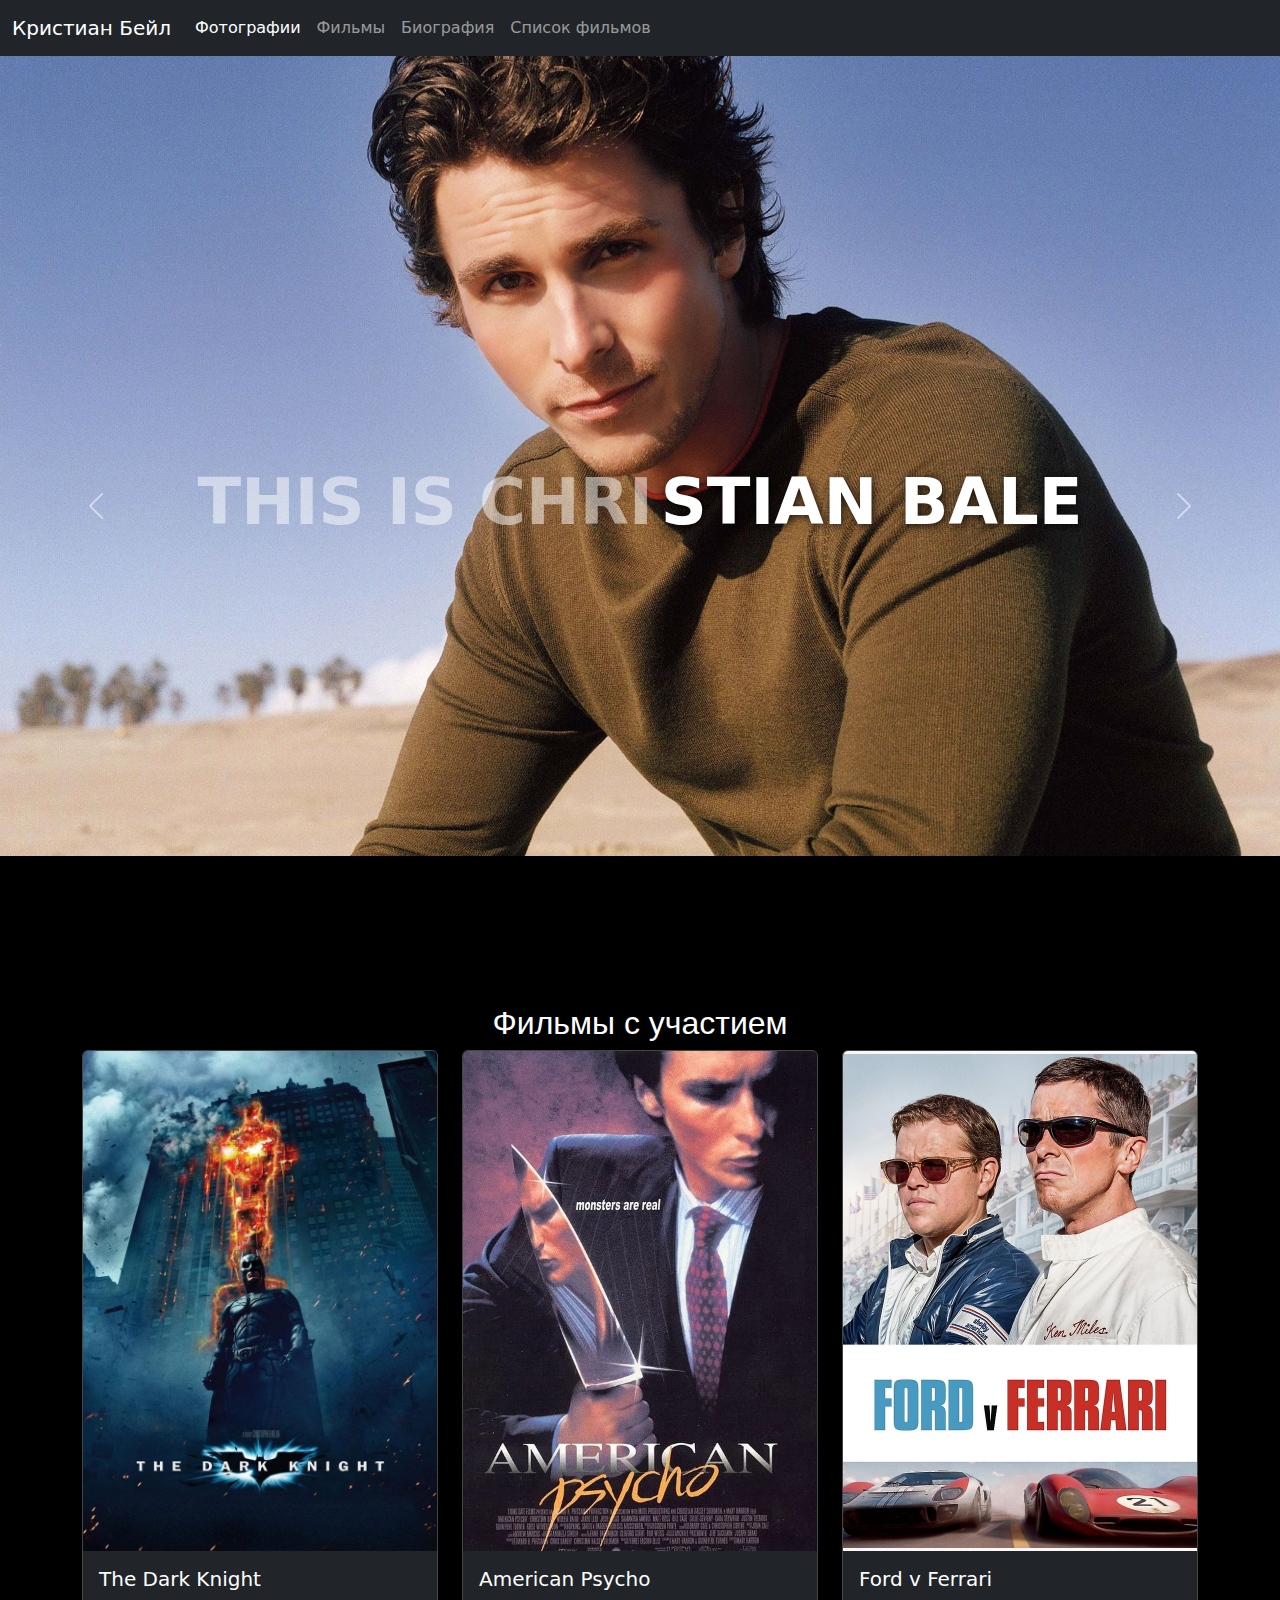
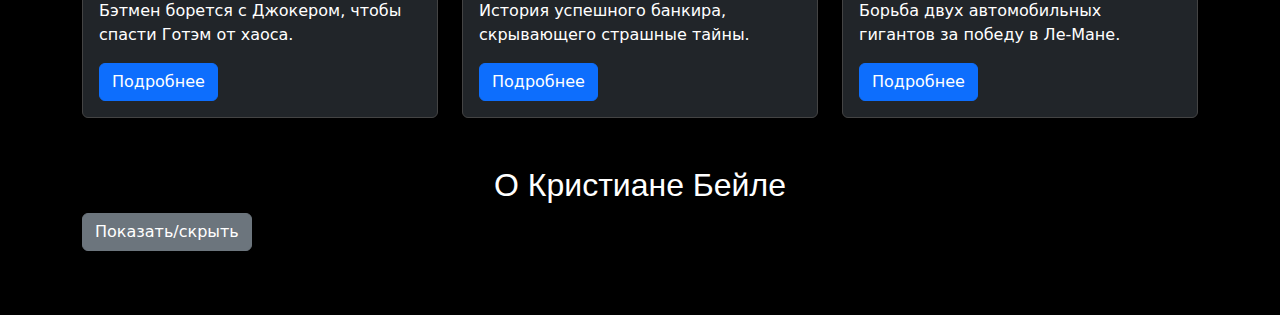
<file: info.html>
﻿<!DOCTYPE html>
<html lang="ru">
<head>
    <meta charset="UTF-8">
    <meta name="viewport" content="width=device-width, initial-scale=1.0">
    <title>Кристиан Бейл</title>
    <link href="https://cdn.jsdelivr.net/npm/bootstrap@5.3.2/dist/css/bootstrap.min.css" rel="stylesheet">
    <link rel="stylesheet" href="style.css">
</head>
<body data-bs-spy="scroll" data-bs-target="#sideMenu" data-bs-offset="0" tabindex="0">

    <nav class="navbar navbar-expand-lg navbar-dark bg-dark sticky-top">
        <div class="container-fluid">
            <a class="navbar-brand" href="#">Кристиан Бейл</a>
            <button class="navbar-toggler" type="button" data-bs-toggle="collapse" data-bs-target="#navbarNav" aria-controls="navbarNav" aria-expanded="false" aria-label="Toggle navigation">
                <span class="navbar-toggler-icon"></span>
            </button>
            <div class="collapse navbar-collapse" id="navbarNav">
                <ul class="navbar-nav">
                    <li class="nav-item"><a class="nav-link active" href="#carouselSection">Фотографии</a></li>
                    <li class="nav-item"><a class="nav-link" href="#cardsSection">Фильмы</a></li>
                    <li class="nav-item"><a class="nav-link" href="#infoSection">Биография</a></li>
                    <li class="nav-item"><a class="nav-link" href="films.html">Список фильмов</a></li>
                </ul>
            </div>
        </div>
    </nav>

    <section id="carouselSection" class="vh-100 position-relative">
        <div id="actorCarousel" class="carousel slide vh-100" data-bs-ride="carousel">
            <div class="carousel-inner vh-100">
                <div class="carousel-item active">
                    <img src="actor1.jpg" class="d-block w-100 img-fluid carousel-image" alt="Кристиан Бейл 1">
                </div>
                <div class="carousel-item">
                    <img src="actor2.jpg" class="d-block w-100 img-fluid carousel-image" alt="Кристиан Бейл 2">
                </div>
                <div class="carousel-item">
                    <img src="actor3.jpg" class="d-block w-100 img-fluid carousel-image" alt="Кристиан Бейл 3">
                </div>
            </div>
            <button class="carousel-control-prev" type="button" data-bs-target="#actorCarousel" data-bs-slide="prev">
                <span class="carousel-control-prev-icon"></span>
                <span class="visually-hidden">Предыдущий</span>
            </button>
            <button class="carousel-control-next" type="button" data-bs-target="#actorCarousel" data-bs-slide="next">
                <span class="carousel-control-next-icon"></span>
                <span class="visually-hidden">Следующий</span>
            </button>

            <div class="carousel-caption w-100 text-center d-flex align-items-center justify-content-center">
                <h1 class="custom-title">
                    <span class="transparent-part">This is Chri</span>
                    <span class="opaque-part">stian Bale</span>
                </h1>
            </div>
        </div>
    </section>

    <section id="cardsSection" class="container my-5">
        <h2 class="text-center text-white">Фильмы с участием</h2>
        <div class="row g-4">
            <div class="col-md-4">
                <div class="card bg-dark text-white">
                    <img src="movie1.jpg" class="card-img-top" alt="Фильм 1">
                    <div class="card-body">
                        <h5 class="card-title">The Dark Knight</h5>
                        <p class="card-text">Бэтмен борется с Джокером, чтобы спасти Готэм от хаоса.</p>
                        <a href="https://www.kinopoisk.ru/film/111543/" class="btn btn-primary">Подробнее</a>
                    </div>
                </div>
            </div>
            <div class="col-md-4">
                <div class="card bg-dark text-white">
                    <img src="movie2.jpg" class="card-img-top" alt="Фильм 1">
                    <div class="card-body">
                        <h5 class="card-title">American Psycho</h5>
                        <p class="card-text">История успешного банкира, скрывающего страшные тайны.</p>
                        <a href="https://www.kinopoisk.ru/film/588/" class="btn btn-primary">Подробнее</a>
                    </div>
                </div>
            </div>
            <div class="col-md-4">
                <div class="card bg-dark text-white">
                    <img src="movie3.jpg" class="card-img-top" alt="Фильм 1">
                    <div class="card-body">
                        <h5 class="card-title">Ford v Ferrari</h5>
                        <p class="card-text">Борьба двух автомобильных гигантов за победу в Ле-Мане.</p>
                        <a href="https://www.kinopoisk.ru/film/835086/" class="btn btn-primary">Подробнее</a>
                    </div>
                </div>
            </div>
        </div>
    </section>

    <section id="infoSection" class="container my-5">
        <h2 class="text-center text-white">О Кристиане Бейле</h2>
        <button class="btn btn-secondary mb-3" data-bs-toggle="collapse" data-bs-target="#bio">Показать/скрыть</button>
        <div class="collapse" id="bio">
            <p>
                <strong>Кристиан Чарльз Филипп Бейл</strong> (родился 30 января 1974 года в городе Бат, Англия) — британский актёр, известный своими выдающимися актёрскими перевоплощениями, которые стали его визитной карточкой. Бейл стал знаменитым благодаря роли Бэтмена в трилогии Кристофера Нолана о Тёмном рыцаре, но его карьера охватывает множество других значительных проектов.
            </p>
            <p>
                <strong>Ранние годы:</strong> Кристиан Бейл родился в семье предпринимателя и бывшей танцовщицы. Его родители, Хильда и Эдвард Бейл, путешествовали по миру, и Кристиан провёл своё детство в разных странах, включая Великобританию, Португалию и США.
            </p>
            <p>
                <strong>Признание и карьерный рост:</strong> Настоящая слава пришла к Кристиану Бейлу после выхода фильма <em>"Американский психопат"</em> (2000), в котором он сыграл Патрика Бейтмана, успешного бизнесмена, скрывающего страшные тайны.
            </p>
            <p>
                <strong>Тёмный рыцарь:</strong> В 2005 году Кристиан Бейл получил роль Брюса Уэйна в фильме <em>"Бэтмен: Начало"</em> Кристофера Нолана. Эта роль стала его настоящим прорывом, и Бейл воплотил образ Бэтмена с невероятной глубиной и эмоциями.
            </p>
            <p>
                <strong>Драматические роли:</strong> Он также сыграл важные драматические роли, такие как в фильмах <em>"Машинист"</em> (2004) и <em>"Американская афера"</em> (2013), за которые он получил множество наград, включая премию "Золотой глобус" и "Оскар".
            </p>
            <p>
                <strong>Личная жизнь:</strong> Кристиан Бейл живёт с супругой, Сандрой Бланчард, с которой у него двое детей. Несмотря на свою популярность, он старается избегать папарацци и публичных скандалов.
            </p>
            <p>
                Кристиан Бейл продолжает радовать зрителей новыми проектами и остается одной из самых ярких фигур в мире кино.
            </p>
        </div>
    </section>

    <script src="https://cdn.jsdelivr.net/npm/bootstrap@5.3.2/dist/js/bootstrap.bundle.min.js"></script>
</body>
</html>
</file>
<file: style.css>
﻿.card {
    border: 1px solid #444;
}

.card img {
    height: 500px;
    object-fit: cover;
}

body {
    background-color: #000;
    color: #fff;
    margin: 0;
    padding: 0;
}

h2 {
    font-family: 'Arial', sans-serif;
}

.carousel-inner {
    height: 100%; 
}

.carousel-image {
    height: 100%; 
    object-fit: cover; 
}

.carousel-caption {
    position: absolute;
    top: 50%; 
    left: 50%; 
    transform: translate(-50%, -50%); 
    text-align: center;
}

.custom-title {
    font-size: 4rem;
    font-weight: bold;
    text-transform: uppercase;
    line-height: 1.2;
    display: inline-flex;
    gap: 0.5rem;
}

.transparent-part {
    color: rgba(255, 255, 255, 0.5);
}

.opaque-part {
    color: #fff;
    text-shadow: 2px 2px 10px rgba(0, 0, 0, 0.8); 
}
</file>
